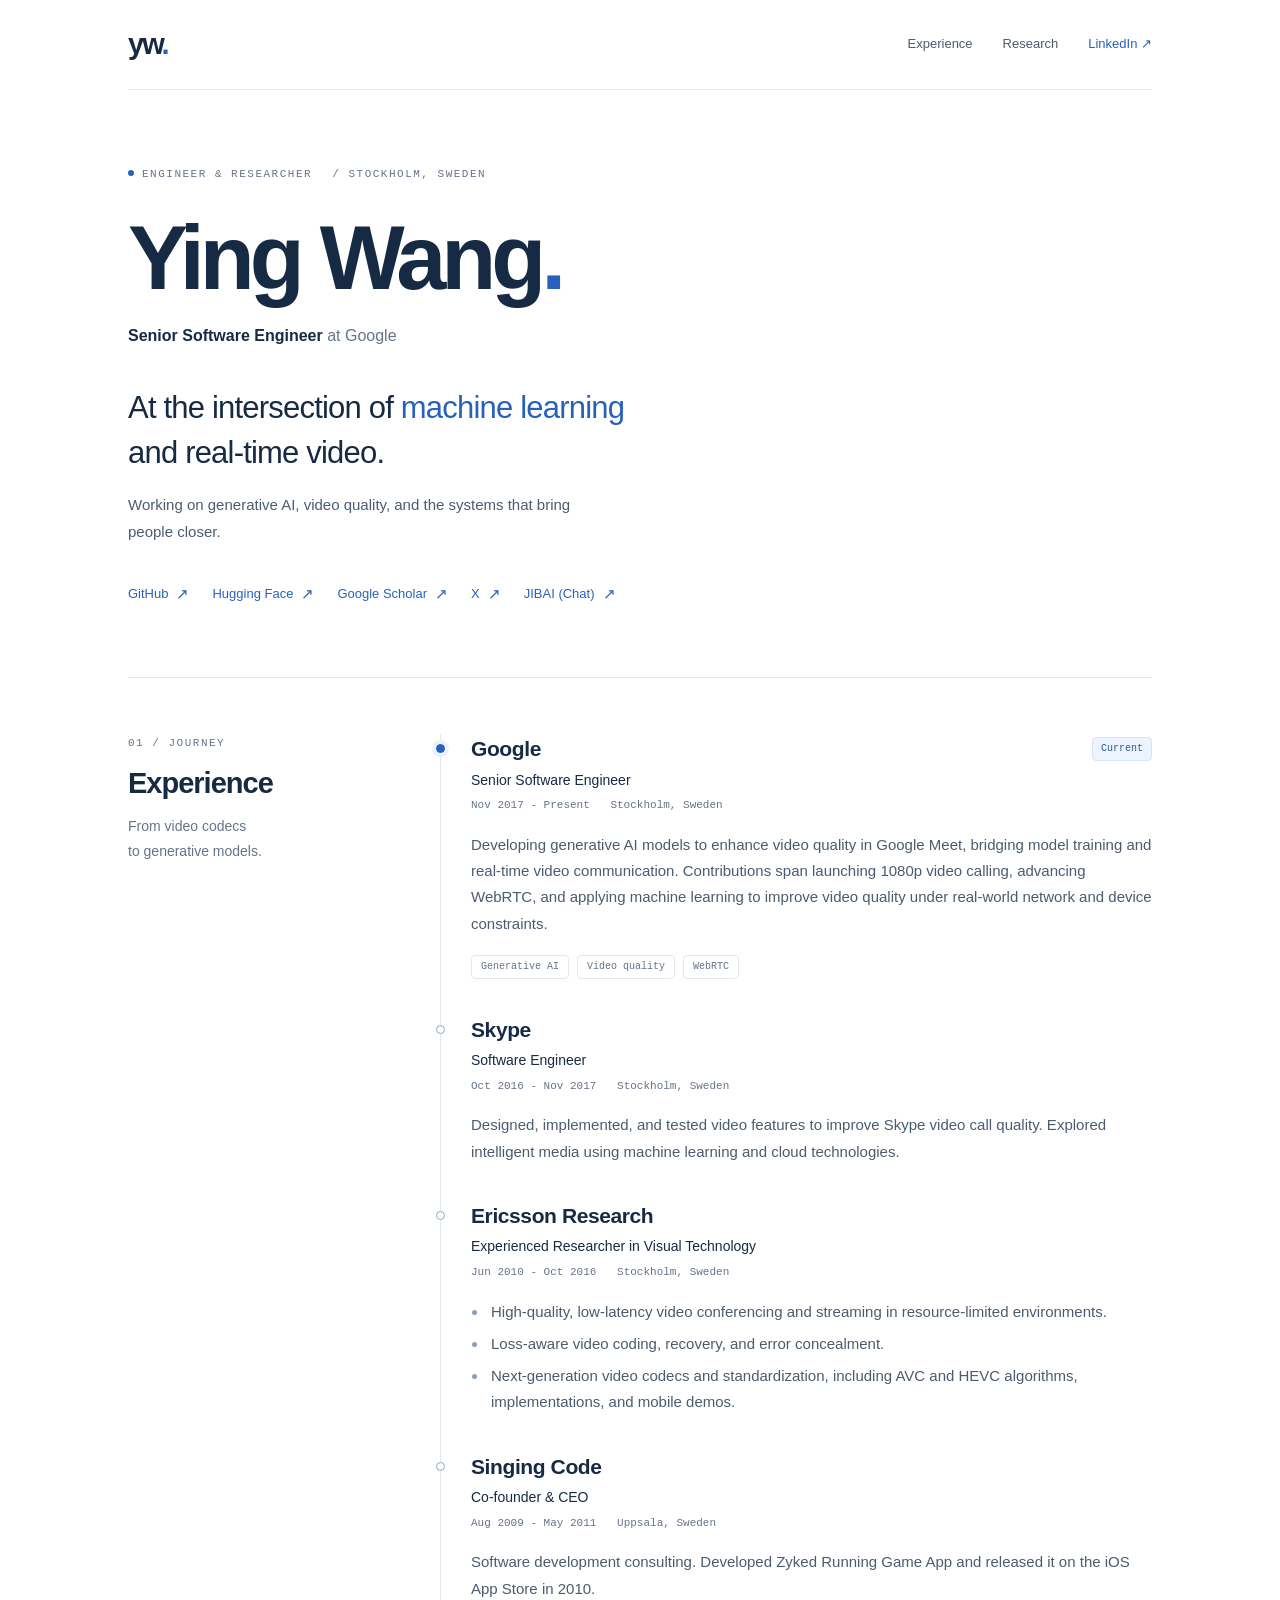
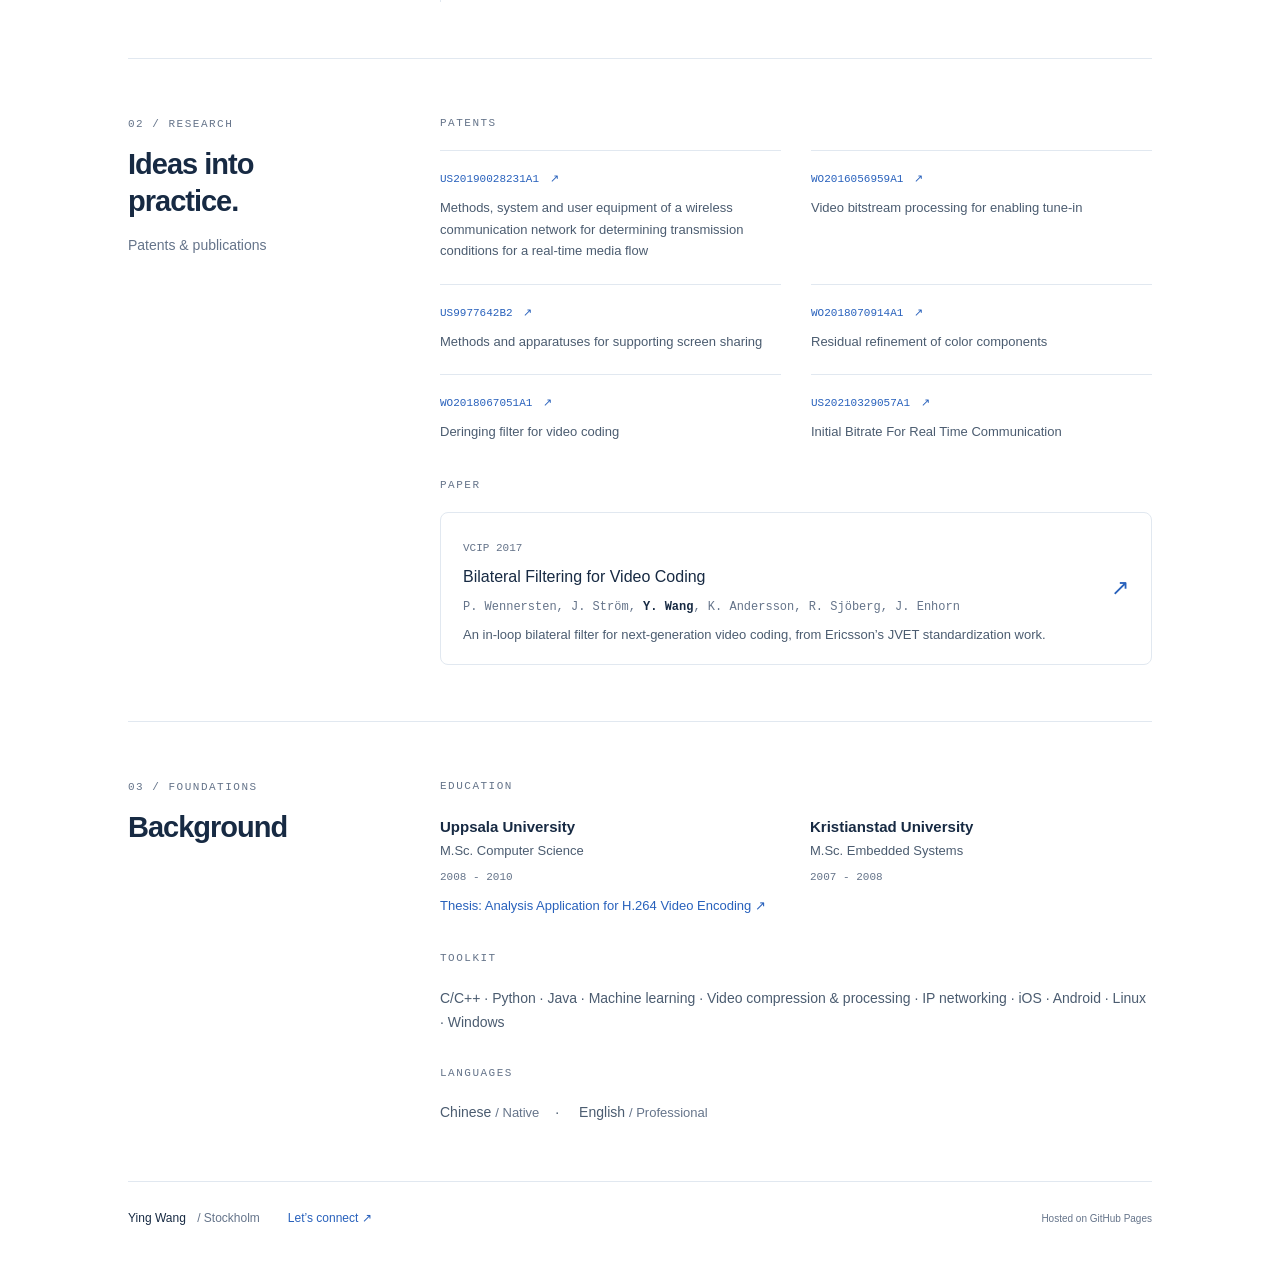
<file: index.html>
<!doctype html>
<html lang="en">
<head>
  <meta charset="utf-8">
  <meta name="viewport" content="width=device-width, initial-scale=1">
  <title>Ying Wang - Senior Software Engineer at Google</title>
  <meta name="description" content="Ying Wang, Senior Software Engineer at Google. Generative AI, video quality, and real-time communication. Based in Stockholm, Sweden.">
  <meta name="theme-color" content="#ffffff">
  <link rel="stylesheet" href="stylesheets/styles.css">
  <script async src="https://pagead2.googlesyndication.com/pagead/js/adsbygoogle.js?client=ca-pub-5454343993694013" crossorigin="anonymous"></script>
</head>
<body>
  <a class="skip-link" href="#main">Skip to content</a>
  <div class="shell">
    <header class="topbar">
      <a class="wordmark" href="#home" aria-label="Ying Wang, home">yw<span aria-hidden="true">.</span></a>
      <nav aria-label="Main navigation"><a href="#experience">Experience</a><a href="#research">Research</a><a href="https://www.linkedin.com/in/yingwanggg/">LinkedIn <span aria-hidden="true">↗</span></a></nav>
    </header>
    <main id="main">
      <section class="hero" id="home" aria-labelledby="name">
        <p class="eyebrow"><span class="status-dot" aria-hidden="true"></span>Engineer &amp; researcher <span class="hero-location">/ Stockholm, Sweden</span></p>
        <h1 id="name">Ying Wang<span aria-hidden="true">.</span></h1>
        <p class="role">Senior Software Engineer <span>at Google</span></p>
        <p class="intro">At the intersection of <span>machine learning</span><br class="desktop-break"> and real-time video.</p>
        <p class="hero-description">Working on generative AI, video quality, and the systems that bring people closer.</p>
        <nav class="social-links" aria-label="Find me online">
          <a href="https://github.com/yingwang">GitHub <span aria-hidden="true">↗</span></a>
          <a href="https://huggingface.co/xingqiwang">Hugging Face <span aria-hidden="true">↗</span></a>
          <a href="https://scholar.google.com/citations?user=zUJfciUAAAAJ&amp;hl=en">Google Scholar <span aria-hidden="true">↗</span></a>
          <a href="https://x.com/ying_wang">X <span aria-hidden="true">↗</span></a>
          <a href="https://chat.yingwang.dev/">JIBAI (Chat) <span aria-hidden="true">↗</span></a>
        </nav>
      </section>
      <section class="section-layout" id="experience" aria-labelledby="experience-title">
        <div class="section-heading"><p class="eyebrow">01 / Journey</p><h2 id="experience-title">Experience</h2><p>From video codecs<br> to generative models.</p></div>
        <div class="timeline">
          <article class="job current">
            <div class="job-heading"><h3>Google</h3><span class="badge">Current</span></div>
            <p class="job-role">Senior Software Engineer</p><p class="metadata">Nov 2017 - Present <span>Stockholm, Sweden</span></p>
            <p>Developing generative AI models to enhance video quality in Google Meet, bridging model training and real-time video communication. Contributions span launching 1080p video calling, advancing WebRTC, and applying machine learning to improve video quality under real-world network and device constraints.</p>
            <ul class="tags" aria-label="Focus areas"><li>Generative AI</li><li>Video quality</li><li>WebRTC</li></ul>
          </article>
          <article class="job"><h3>Skype</h3><p class="job-role">Software Engineer</p><p class="metadata">Oct 2016 - Nov 2017 <span>Stockholm, Sweden</span></p><p>Designed, implemented, and tested video features to improve Skype video call quality. Explored intelligent media using machine learning and cloud technologies.</p></article>
          <article class="job"><h3>Ericsson Research</h3><p class="job-role">Experienced Researcher in Visual Technology</p><p class="metadata">Jun 2010 - Oct 2016 <span>Stockholm, Sweden</span></p><ul class="job-details"><li>High-quality, low-latency video conferencing and streaming in resource-limited environments.</li><li>Loss-aware video coding, recovery, and error concealment.</li><li>Next-generation video codecs and standardization, including AVC and HEVC algorithms, implementations, and mobile demos.</li></ul></article>
          <article class="job"><h3>Singing Code</h3><p class="job-role">Co-founder &amp; CEO</p><p class="metadata">Aug 2009 - May 2011 <span>Uppsala, Sweden</span></p><p>Software development consulting. Developed Zyked Running Game App and released it on the iOS App Store in 2010.</p></article>
        </div>
      </section>
      <section class="section-layout" id="research" aria-labelledby="research-title">
        <div class="section-heading"><p class="eyebrow">02 / Research</p><h2 id="research-title">Ideas into<br> practice.</h2><p>Patents &amp; publications</p></div>
        <div>
          <h3 class="subheading">Patents</h3>
          <ul class="patents">
            <li><a href="https://patents.google.com/patent/US20190028231A1/en"><span class="metadata">US20190028231A1 <span aria-hidden="true">↗</span></span><span class="patent-title">Methods, system and user equipment of a wireless communication network for determining transmission conditions for a real-time media flow</span></a></li>
            <li><a href="https://patents.google.com/patent/WO2016056959A1/en"><span class="metadata">WO2016056959A1 <span aria-hidden="true">↗</span></span><span class="patent-title">Video bitstream processing for enabling tune-in</span></a></li>
            <li><a href="https://patents.google.com/patent/US9977642B2/en"><span class="metadata">US9977642B2 <span aria-hidden="true">↗</span></span><span class="patent-title">Methods and apparatuses for supporting screen sharing</span></a></li>
            <li><a href="https://patents.google.com/patent/WO2018070914A1/en"><span class="metadata">WO2018070914A1 <span aria-hidden="true">↗</span></span><span class="patent-title">Residual refinement of color components</span></a></li>
            <li><a href="https://patents.google.com/patent/WO2018067051A1/en"><span class="metadata">WO2018067051A1 <span aria-hidden="true">↗</span></span><span class="patent-title">Deringing filter for video coding</span></a></li>
            <li><a href="https://patents.google.com/patent/US20210329057A1/en"><span class="metadata">US20210329057A1 <span aria-hidden="true">↗</span></span><span class="patent-title">Initial Bitrate For Real Time Communication</span></a></li>
          </ul>
          <h3 class="subheading paper-heading">Paper</h3>
          <ul class="publications">
            <li><a href="https://ieeexplore.ieee.org/document/8305038"><span><span class="metadata">VCIP 2017</span><span class="publication-title">Bilateral Filtering for Video Coding</span><span class="publication-authors">P. Wennersten, J. Str&ouml;m, <strong>Y. Wang</strong>, K. Andersson, R. Sj&ouml;berg, J. Enhorn</span><span class="publication-note">An in-loop bilateral filter for next-generation video coding, from Ericsson&rsquo;s JVET standardization work.</span></span><span class="link-arrow" aria-hidden="true">&#8599;</span></a></li>
          </ul>
        </div>
      </section>
      <section class="section-layout background-section" aria-labelledby="background-title">
        <div class="section-heading"><p class="eyebrow">03 / Foundations</p><h2 id="background-title">Background</h2></div>
        <div><h3 class="subheading">Education</h3><div class="education"><article><h4>Uppsala University</h4><p>M.Sc. Computer Science</p><p class="metadata">2008 - 2010</p><p class="thesis"><a href="https://www.diva-portal.org/smash/get/diva2:369751/FULLTEXT01.pdf">Thesis: Analysis Application for H.264 Video Encoding <span aria-hidden="true">&#8599;</span></a></p></article><article><h4>Kristianstad University</h4><p>M.Sc. Embedded Systems</p><p class="metadata">2007 - 2008</p></article></div><h3 class="subheading">Toolkit</h3><p class="toolkit">C/C++ · Python · Java · Machine learning · Video compression &amp; processing · IP networking · iOS · Android · Linux · Windows</p><h3 class="subheading">Languages</h3><p>Chinese <span class="language-level">/ Native</span><span class="language-separator">·</span> English <span class="language-level">/ Professional</span></p></div>
      </section>
    </main>
    <footer><p>Ying Wang <span>/ Stockholm</span></p><a href="https://www.linkedin.com/in/yingwanggg/">Let’s connect <span aria-hidden="true">↗</span></a><p class="hosting">Hosted on GitHub Pages</p></footer>
  </div>
</body>
</html>
</file>
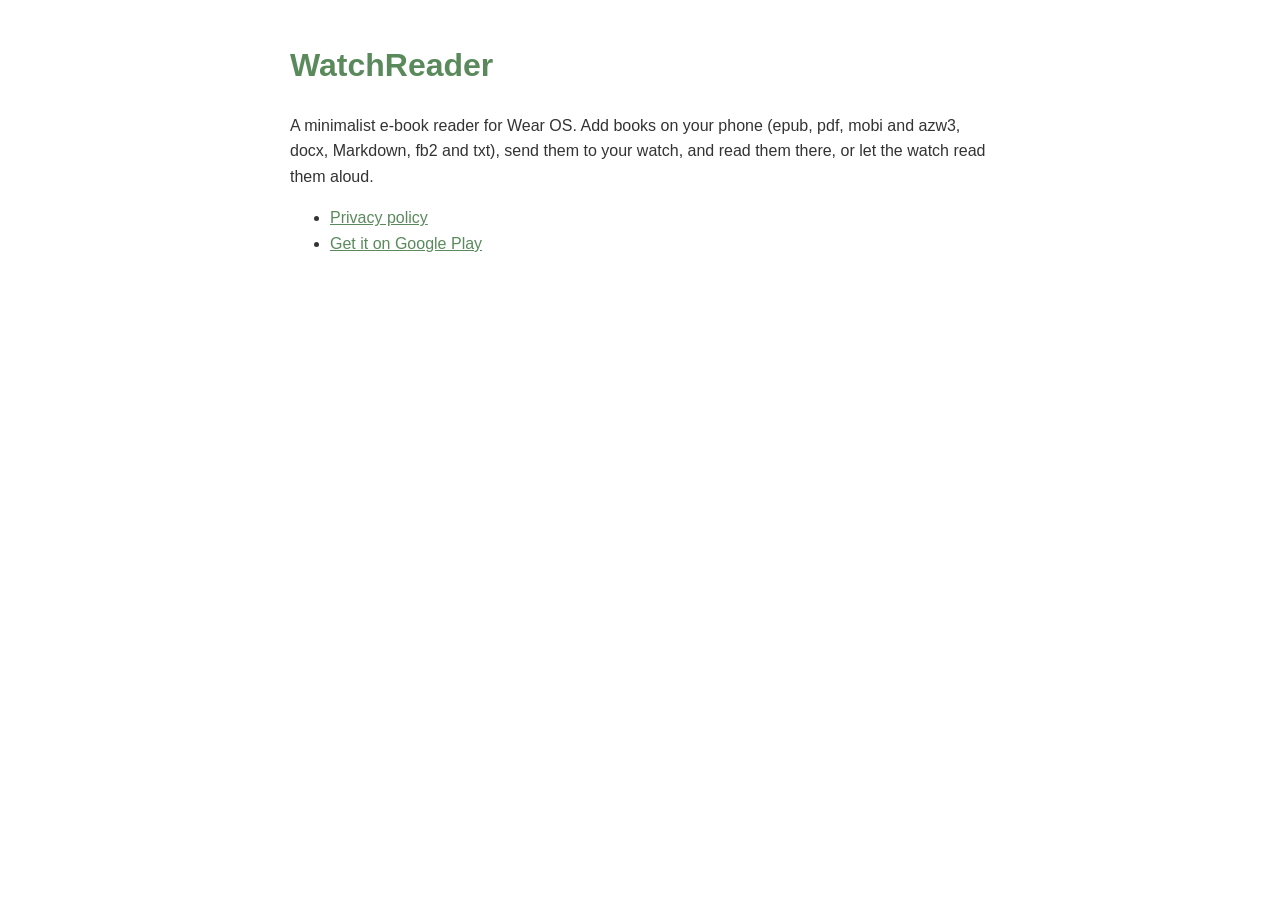
<file: WatchReader/index.html>
<!DOCTYPE html>
<html lang="en">
<head>
    <meta charset="UTF-8">
    <meta name="viewport" content="width=device-width, initial-scale=1.0">
    <title>WatchReader</title>
    <style>
        body { font-family: -apple-system, sans-serif; max-width: 700px; margin: 40px auto; padding: 0 20px; color: #333; line-height: 1.6; }
        h1 { color: #5A8A5C; }
        a { color: #5A8A5C; }
    </style>
</head>
<body>
    <h1>WatchReader</h1>
    <p>A minimalist e-book reader for Wear OS. Add books on your phone (epub, pdf, mobi and azw3, docx, Markdown, fb2 and txt), send them to your watch, and read them there, or let the watch read them aloud.</p>
    <ul>
        <li><a href="privacy-policy.html">Privacy policy</a></li>
        <li><a href="https://play.google.com/store/apps/details?id=com.watchreader">Get it on Google Play</a></li>
    </ul>
</body>
</html>
</file>
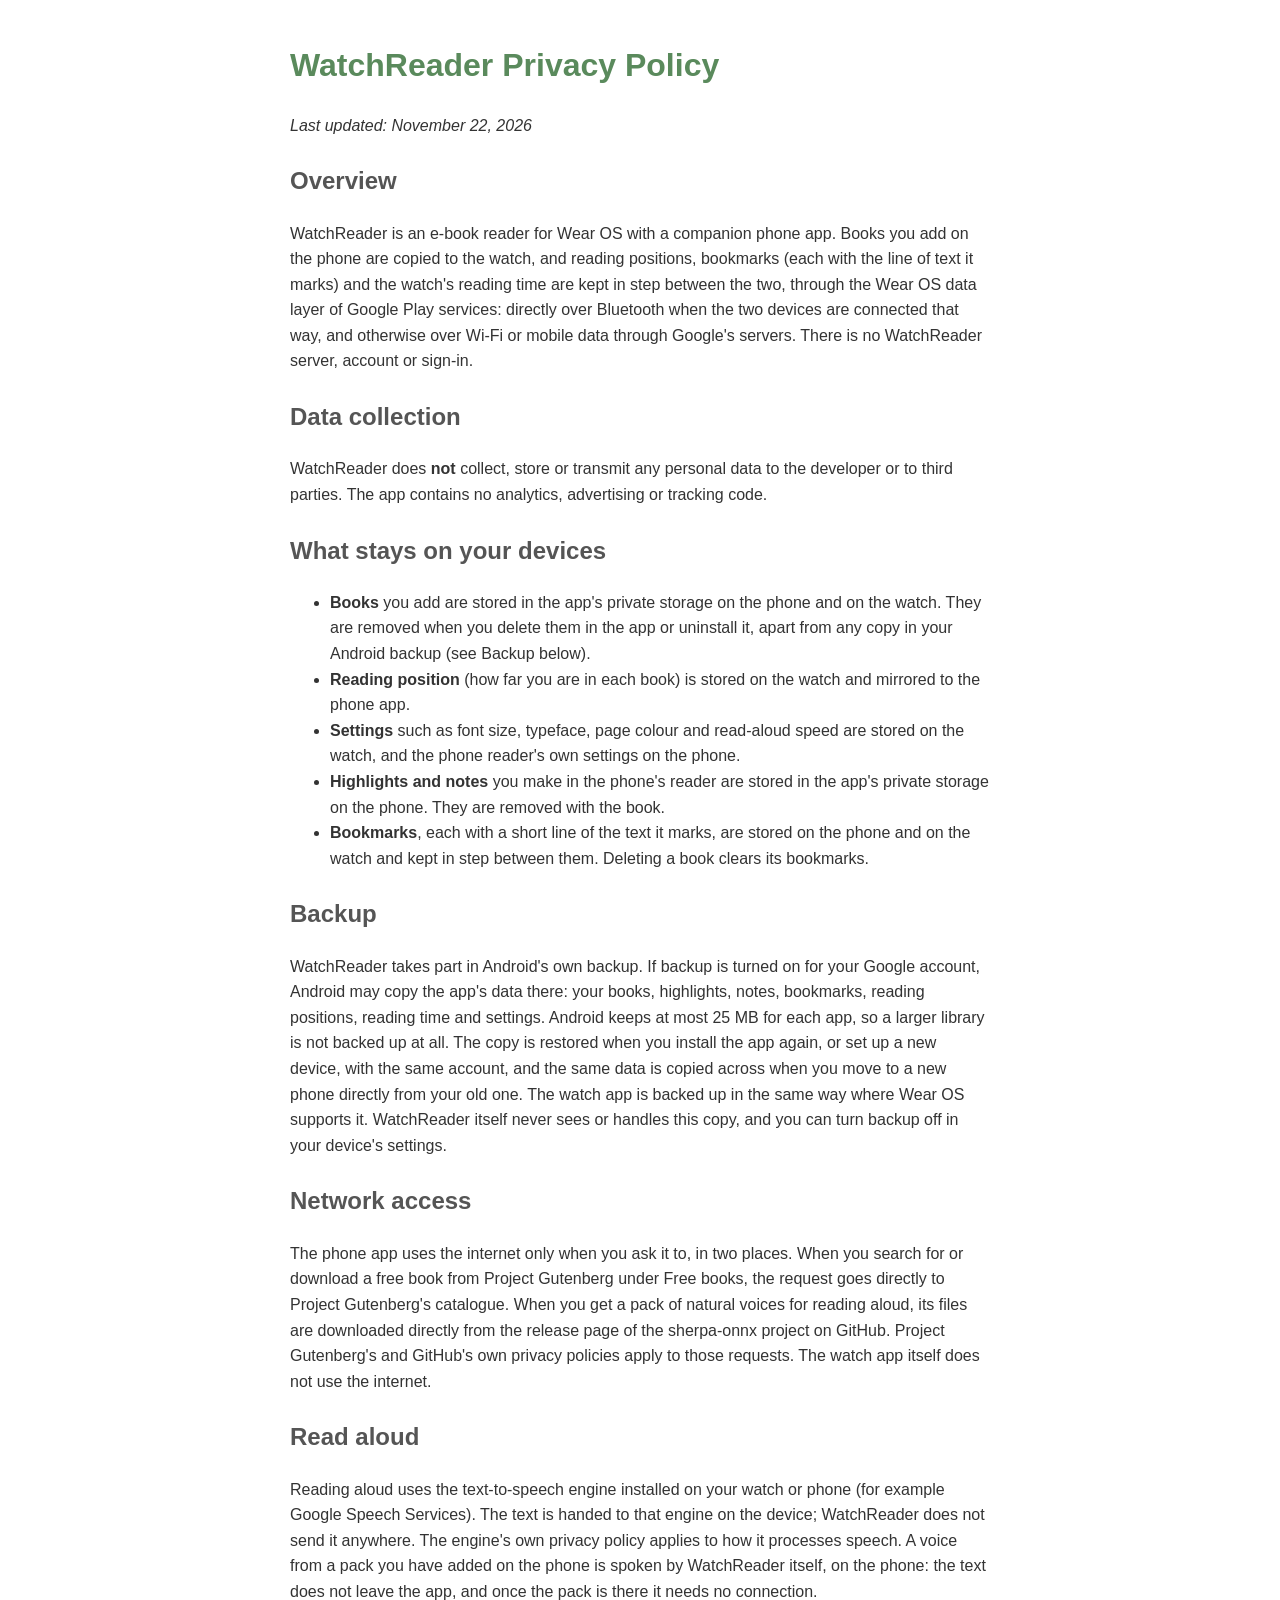
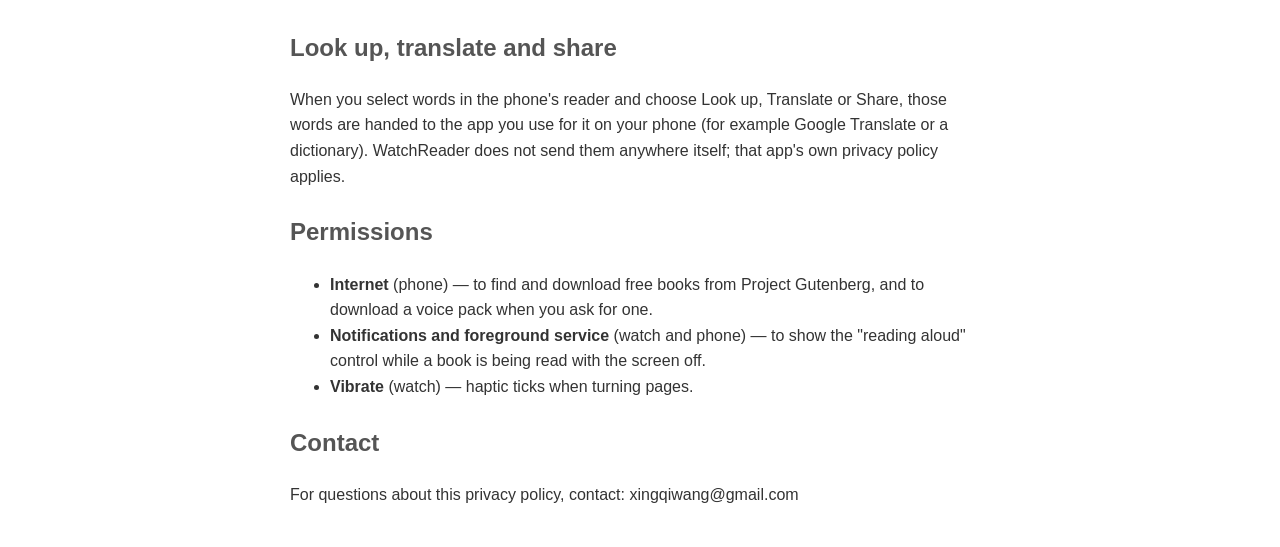
<file: WatchReader/privacy-policy.html>
<!DOCTYPE html>
<html lang="en">
<head>
    <meta charset="UTF-8">
    <meta name="viewport" content="width=device-width, initial-scale=1.0">
    <title>WatchReader - Privacy Policy</title>
    <style>
        body { font-family: -apple-system, sans-serif; max-width: 700px; margin: 40px auto; padding: 0 20px; color: #333; line-height: 1.6; }
        h1 { color: #5A8A5C; }
        h2 { color: #555; margin-top: 24px; }
    </style>
</head>
<body>
    <h1>WatchReader Privacy Policy</h1>
    <p><em>Last updated: November 22, 2026</em></p>

    <h2>Overview</h2>
    <p>WatchReader is an e-book reader for Wear OS with a companion phone app. Books you add on the phone are copied to the watch, and reading positions, bookmarks (each with the line of text it marks) and the watch's reading time are kept in step between the two, through the Wear OS data layer of Google Play services: directly over Bluetooth when the two devices are connected that way, and otherwise over Wi-Fi or mobile data through Google's servers. There is no WatchReader server, account or sign-in.</p>

    <h2>Data collection</h2>
    <p>WatchReader does <strong>not</strong> collect, store or transmit any personal data to the developer or to third parties. The app contains no analytics, advertising or tracking code.</p>

    <h2>What stays on your devices</h2>
    <ul>
        <li><strong>Books</strong> you add are stored in the app's private storage on the phone and on the watch. They are removed when you delete them in the app or uninstall it, apart from any copy in your Android backup (see Backup below).</li>
        <li><strong>Reading position</strong> (how far you are in each book) is stored on the watch and mirrored to the phone app.</li>
        <li><strong>Settings</strong> such as font size, typeface, page colour and read-aloud speed are stored on the watch, and the phone reader's own settings on the phone.</li>
        <li><strong>Highlights and notes</strong> you make in the phone's reader are stored in the app's private storage on the phone. They are removed with the book.</li>
        <li><strong>Bookmarks</strong>, each with a short line of the text it marks, are stored on the phone and on the watch and kept in step between them. Deleting a book clears its bookmarks.</li>
    </ul>

    <h2>Backup</h2>
    <p>WatchReader takes part in Android's own backup. If backup is turned on for your Google account, Android may copy the app's data there: your books, highlights, notes, bookmarks, reading positions, reading time and settings. Android keeps at most 25 MB for each app, so a larger library is not backed up at all. The copy is restored when you install the app again, or set up a new device, with the same account, and the same data is copied across when you move to a new phone directly from your old one. The watch app is backed up in the same way where Wear OS supports it. WatchReader itself never sees or handles this copy, and you can turn backup off in your device's settings.</p>

    <h2>Network access</h2>
    <p>The phone app uses the internet only when you ask it to, in two places. When you search for or download a free book from Project Gutenberg under Free books, the request goes directly to Project Gutenberg's catalogue. When you get a pack of natural voices for reading aloud, its files are downloaded directly from the release page of the sherpa-onnx project on GitHub. Project Gutenberg's and GitHub's own privacy policies apply to those requests. The watch app itself does not use the internet.</p>

    <h2>Read aloud</h2>
    <p>Reading aloud uses the text-to-speech engine installed on your watch or phone (for example Google Speech Services). The text is handed to that engine on the device; WatchReader does not send it anywhere. The engine's own privacy policy applies to how it processes speech. A voice from a pack you have added on the phone is spoken by WatchReader itself, on the phone: the text does not leave the app, and once the pack is there it needs no connection.</p>

    <h2>Look up, translate and share</h2>
    <p>When you select words in the phone's reader and choose Look up, Translate or Share, those words are handed to the app you use for it on your phone (for example Google Translate or a dictionary). WatchReader does not send them anywhere itself; that app's own privacy policy applies.</p>

    <h2>Permissions</h2>
    <ul>
        <li><strong>Internet</strong> (phone) — to find and download free books from Project Gutenberg, and to download a voice pack when you ask for one.</li>
        <li><strong>Notifications and foreground service</strong> (watch and phone) — to show the "reading aloud" control while a book is being read with the screen off.</li>
        <li><strong>Vibrate</strong> (watch) — haptic ticks when turning pages.</li>
    </ul>

    <h2>Contact</h2>
    <p>For questions about this privacy policy, contact: xingqiwang@gmail.com</p>
</body>
</html>
</file>
<file: stylesheets/styles.css>
:root {
  color-scheme: light;
  --paper: #ffffff;
  --ink: #172a43;
  --body: #4b5c70;
  --muted: #65748a;
  --accent: #2861bc;
  --line: #e1e8f0;
  --mono: "SFMono-Regular", Consolas, "Liberation Mono", monospace;
}
* { box-sizing: border-box; }
html { scroll-behavior: smooth; scroll-padding-top: 32px; }
body { margin: 0; background: var(--paper); color: var(--body); font: 16px/1.75 -apple-system, BlinkMacSystemFont, "Segoe UI", sans-serif; -webkit-font-smoothing: antialiased; }
::selection { background: #dceaff; color: var(--ink); }
a { color: var(--accent); text-decoration: none; text-underline-offset: 5px; }
a:hover { text-decoration: underline; }
a:focus-visible { outline: 2px solid var(--accent); outline-offset: 6px; border-radius: 2px; }
h1, h2, h3, h4, p { margin: 0; }
h1, h2, h3, h4 { color: var(--ink); }
.shell { max-width: 1120px; margin: 0 auto; padding: 0 48px; }
.skip-link { position: absolute; left: 24px; top: -100px; z-index: 5; padding: 8px 18px; background: white; }
.skip-link:focus { top: 12px; }
.topbar { display: flex; align-items: center; justify-content: space-between; padding: 30px 0; border-bottom: 1px solid var(--line); }
.wordmark { color: var(--ink); font-size: 29px; line-height: 1; font-weight: 750; letter-spacing: -2px; }
.wordmark span { color: var(--accent); }
.topbar nav { display: flex; gap: 30px; font-size: 13px; }
.topbar nav a { color: var(--body); }
.topbar nav a:last-child { color: var(--accent); }
.hero { position: relative; isolation: isolate; padding: 75px 0 66px; }
.eyebrow { font: 11px/1.7 var(--mono); text-transform: uppercase; letter-spacing: 1.5px; color: var(--muted); }
.status-dot { display: inline-block; width: 6px; height: 6px; background: var(--accent); border-radius: 50%; margin: 0 8px 1px 0; }
.hero-location { margin-left: 12px; }
h1 { font-size: clamp(60px, 8vw, 90px); font-weight: 600; letter-spacing: -5px; line-height: 1.12; margin: 24px 0 14px; }
h1 > span { color: var(--accent); }
.role { font-size: 16px; font-weight: 550; color: var(--ink); }
.role span { color: var(--muted); font-weight: 400; }
.intro { margin-top: 36px; font-size: clamp(23px, 3vw, 31px); letter-spacing: -.8px; line-height: 1.45; color: var(--ink); }
.intro span { color: var(--accent); }
.hero-description { margin-top: 16px; max-width: 470px; font-size: 15px; }
.social-links { display: flex; flex-wrap: wrap; gap: 12px 23px; margin-top: 32px; font-size: 13px; }
.social-links a { display: inline-flex; align-items: center; gap: 8px; padding: 4px 0; }
.social-links a span { font-size: 15px; }
.section-layout { display: grid; grid-template-columns: 240px minmax(0, 1fr); column-gap: 72px; border-top: 1px solid var(--line); padding: 56px 0; }
.section-heading h2 { font-size: 29px; line-height: 1.3; letter-spacing: -1px; font-weight: 550; margin: 12px 0; }
.section-heading > p:last-child:not(.eyebrow) { font-size: 14px; color: var(--muted); }
.timeline { border-left: 1px solid var(--line); padding-left: 30px; }
.job { position: relative; margin-bottom: 36px; }
.job:last-child { margin-bottom: 0; }
.job::before { content: ""; position: absolute; top: 10px; left: -35px; width: 7px; height: 7px; background: var(--paper); border: 1px solid #93a6c0; border-radius: 50%; }
.job.current::before { background: var(--accent); border-color: var(--accent); box-shadow: 0 0 0 4px #eaf1fc; }
.job-heading { display: flex; justify-content: space-between; align-items: center; gap: 12px; }
.job h3 { font-size: 21px; font-weight: 600; letter-spacing: -.4px; line-height: 1.4; }
.badge { font: 10px/1.6 var(--mono); color: #315a91; background: #edf4ff; border: 1px solid #d6e4f8; padding: 3px 8px; border-radius: 4px; }
.job-role { font-size: 14px; color: var(--ink); margin: 4px 0; }
.metadata { font: 11px/1.8 var(--mono); color: var(--muted); }
.metadata span { display: inline-block; margin-left: 14px; }
.job > p:last-of-type:not(.metadata), .job-details { margin-top: 16px; font-size: 15px; }
.tags { list-style: none; display: flex; flex-wrap: wrap; gap: 8px; padding: 0; margin: 18px 0 0; }
.tags li { border: 1px solid var(--line); border-radius: 4px; padding: 2px 9px; font: 10px/1.8 var(--mono); color: var(--muted); }
.job-details { padding-left: 17px; margin-bottom: 0; }
.job-details li { padding-left: 3px; margin-bottom: 6px; }
.job-details li::marker { color: #8a9eb8; }
.subheading { font: 11px/1.6 var(--mono); text-transform: uppercase; letter-spacing: 1.5px; color: var(--muted); margin-bottom: 18px; }
.publications, .patents { padding: 0; margin: 0; list-style: none; }
.publications li + li { margin-top: 12px; }
.publications a { display: flex; align-items: center; justify-content: space-between; gap: 24px; padding: 19px 22px; background: #fff; border: 1px solid var(--line); border-radius: 8px; transition: border-color .18s ease, background .18s ease; }
.publications a:hover { background: #f5f8ff; border-color: #9ab4dc; text-decoration: none; }
.publication-title { display: block; font-size: 16px; line-height: 1.5; color: var(--ink); margin-top: 5px; }
.link-arrow { font-size: 22px; }
.paper-heading { margin-top: 34px; }
.publication-authors { display: block; font: 12px/1.7 var(--mono); color: var(--muted); margin-top: 8px; }
.publication-authors strong { color: var(--ink); font-weight: 600; }
.publication-note { display: block; font-size: 13px; line-height: 1.65; color: var(--body); margin-top: 6px; }
.patents { display: grid; grid-template-columns: 1fr 1fr; gap: 22px 30px; }
.patents li { border-top: 1px solid var(--line); padding-top: 12px; }
.patents a { display: block; }
.patents .metadata { color: var(--accent); }
.patents .metadata span { display: inline; margin-left: 4px; }
.patent-title { display: block; color: var(--body); font-size: 13px; line-height: 1.65; margin-top: 6px; }
.education { display: grid; grid-template-columns: 1fr 1fr; gap: 28px; margin-bottom: 32px; }
.education h4 { font-size: 15px; font-weight: 550; }
.education p { font-size: 13px; }
.education .metadata { font-size: 11px; margin-top: 5px; }
.thesis { margin-top: 8px; font-size: 13px; }
.thesis a { color: var(--accent); }
.toolkit { font-size: 14px; margin-bottom: 30px; }
.language-level { color: var(--muted); font-size: 13px; }
.language-separator { margin: 0 16px; }
.background-section > div:last-child > p:last-child { font-size: 14px; }
footer { border-top: 1px solid var(--line); padding: 26px 0 32px; display: flex; align-items: center; gap: 28px; font-size: 12px; }
footer p:first-child { color: var(--ink); }
footer p span { color: var(--muted); margin-left: 8px; }
.hosting { margin-left: auto; font-size: 10px; color: var(--muted); }
@media (max-width: 900px) {
  .section-layout { grid-template-columns: 180px minmax(0, 1fr); gap: 35px; }
  .hero-description { max-width: 420px; }
}
@media (max-width: 700px) {
  .shell { padding: 0 24px; }
  .topbar { padding: 24px 0; }
  .topbar nav { gap: 18px; font-size: 12px; }
  .hero { padding: 48px 0 42px; }
  .hero-location { display: block; margin: 5px 0 0 18px; }
  h1 { letter-spacing: -3px; margin-top: 22px; }
  .intro { margin-top: 28px; }
  .desktop-break { display: none; }
  .social-links { gap: 8px 22px; margin-top: 25px; }
  .section-layout { grid-template-columns: 1fr; gap: 28px; padding: 36px 0; }
  .section-heading h2 br, .section-heading > p:last-child:not(.eyebrow) br { display: none; }
  .section-heading h2 { margin-bottom: 6px; }
  .timeline { margin-left: 5px; padding-left: 23px; }
  .job::before { left: -28px; }
  .metadata span { display: block; margin-left: 0; }
  .education { gap: 24px; }
  .patents { grid-template-columns: 1fr; }
  footer { flex-wrap: wrap; gap: 12px 24px; }
  .hosting { flex-basis: 100%; margin-left: 0; }
}
@media (max-width: 380px) {
  .shell { padding: 0 20px; }
  .topbar nav { gap: 12px; }
  .patents, .education { grid-template-columns: 1fr; }
  .language-separator { margin: 0 8px; }
}
@media (prefers-reduced-motion: reduce) {
  html { scroll-behavior: auto; }
  *, *::before, *::after { transition: none !important; }
}
@media print {
  body { background: white; color: #222; font-size: 11pt; }
  .shell { max-width: none; padding: 0; }
  .topbar, .skip-link, .hosting { display: none; }
  .hero { padding: 0 0 24px; }
  h1 { font-size: 40pt; }
  .section-layout { grid-template-columns: 150px minmax(0, 1fr); gap: 25px; padding: 24px 0; }
  .job, .publications li, .patents li, .education article { break-inside: avoid; }
  a { color: var(--ink); }
}
</file>
